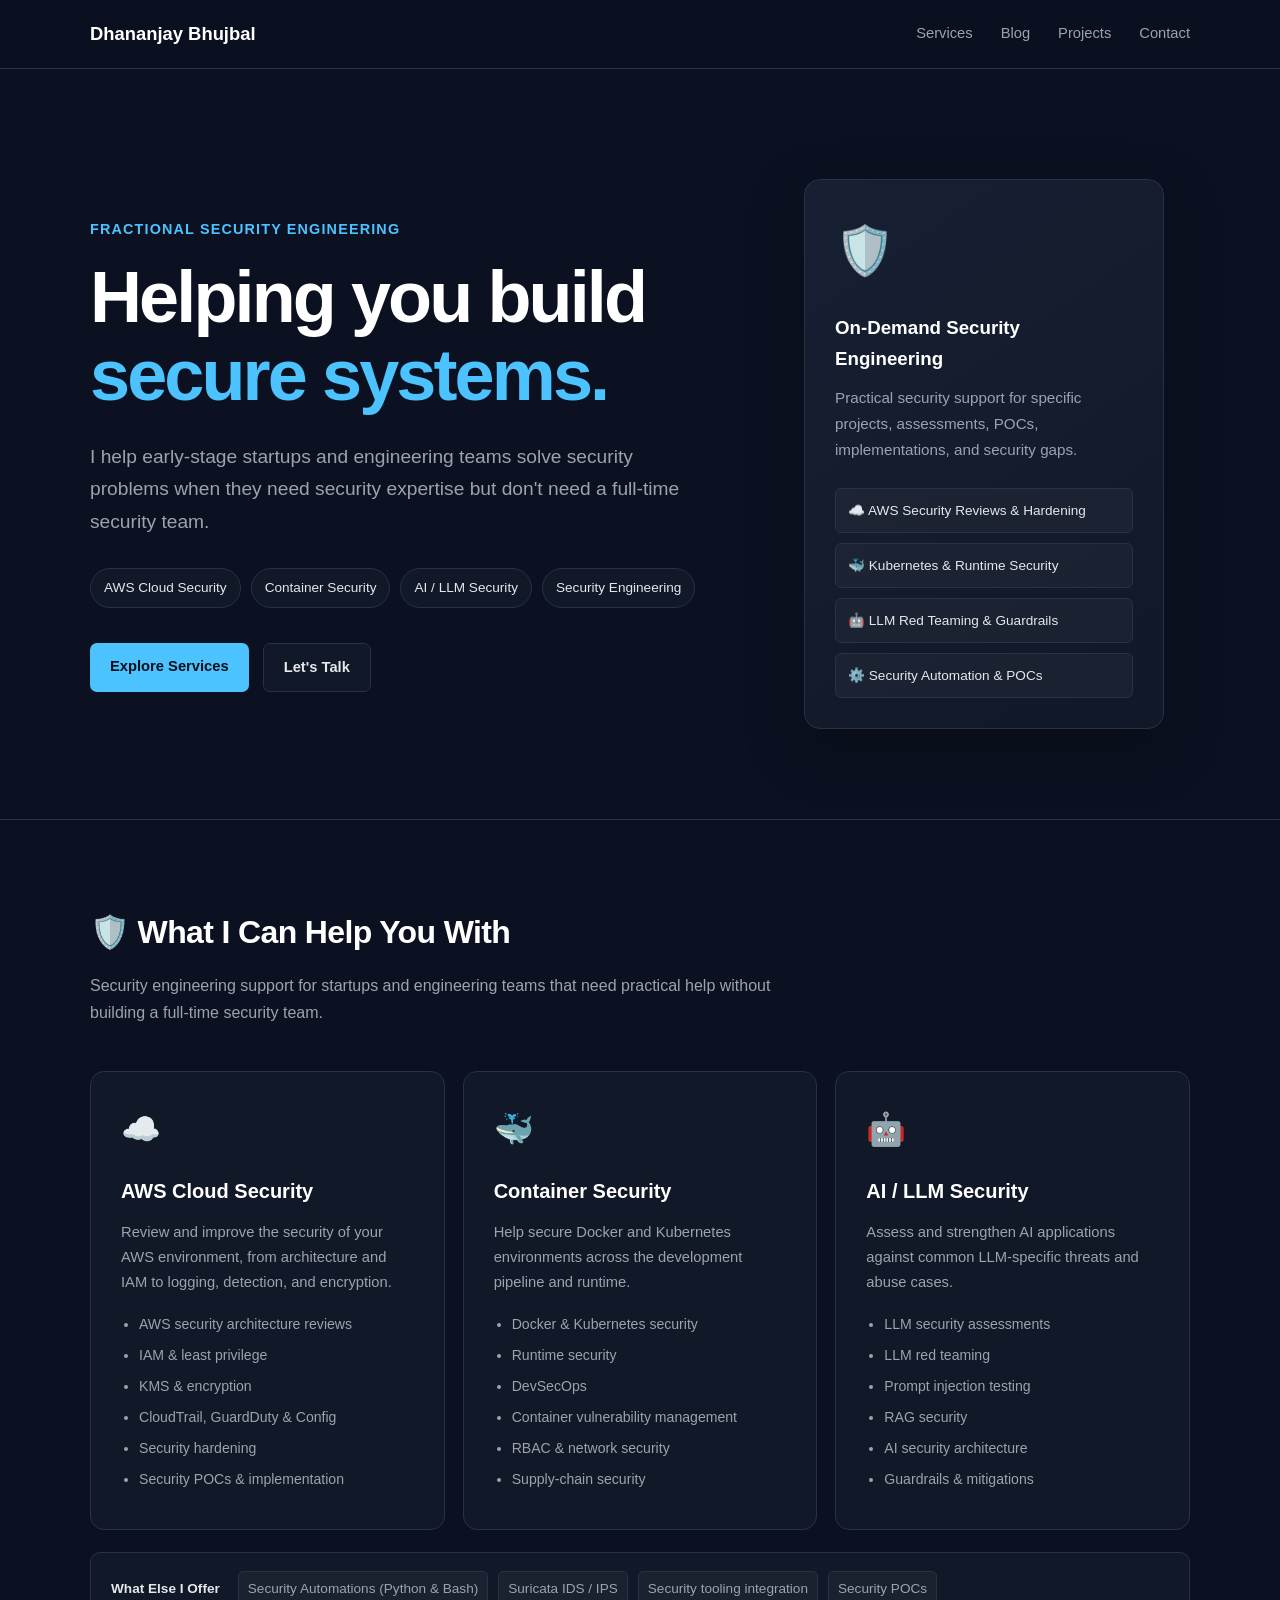
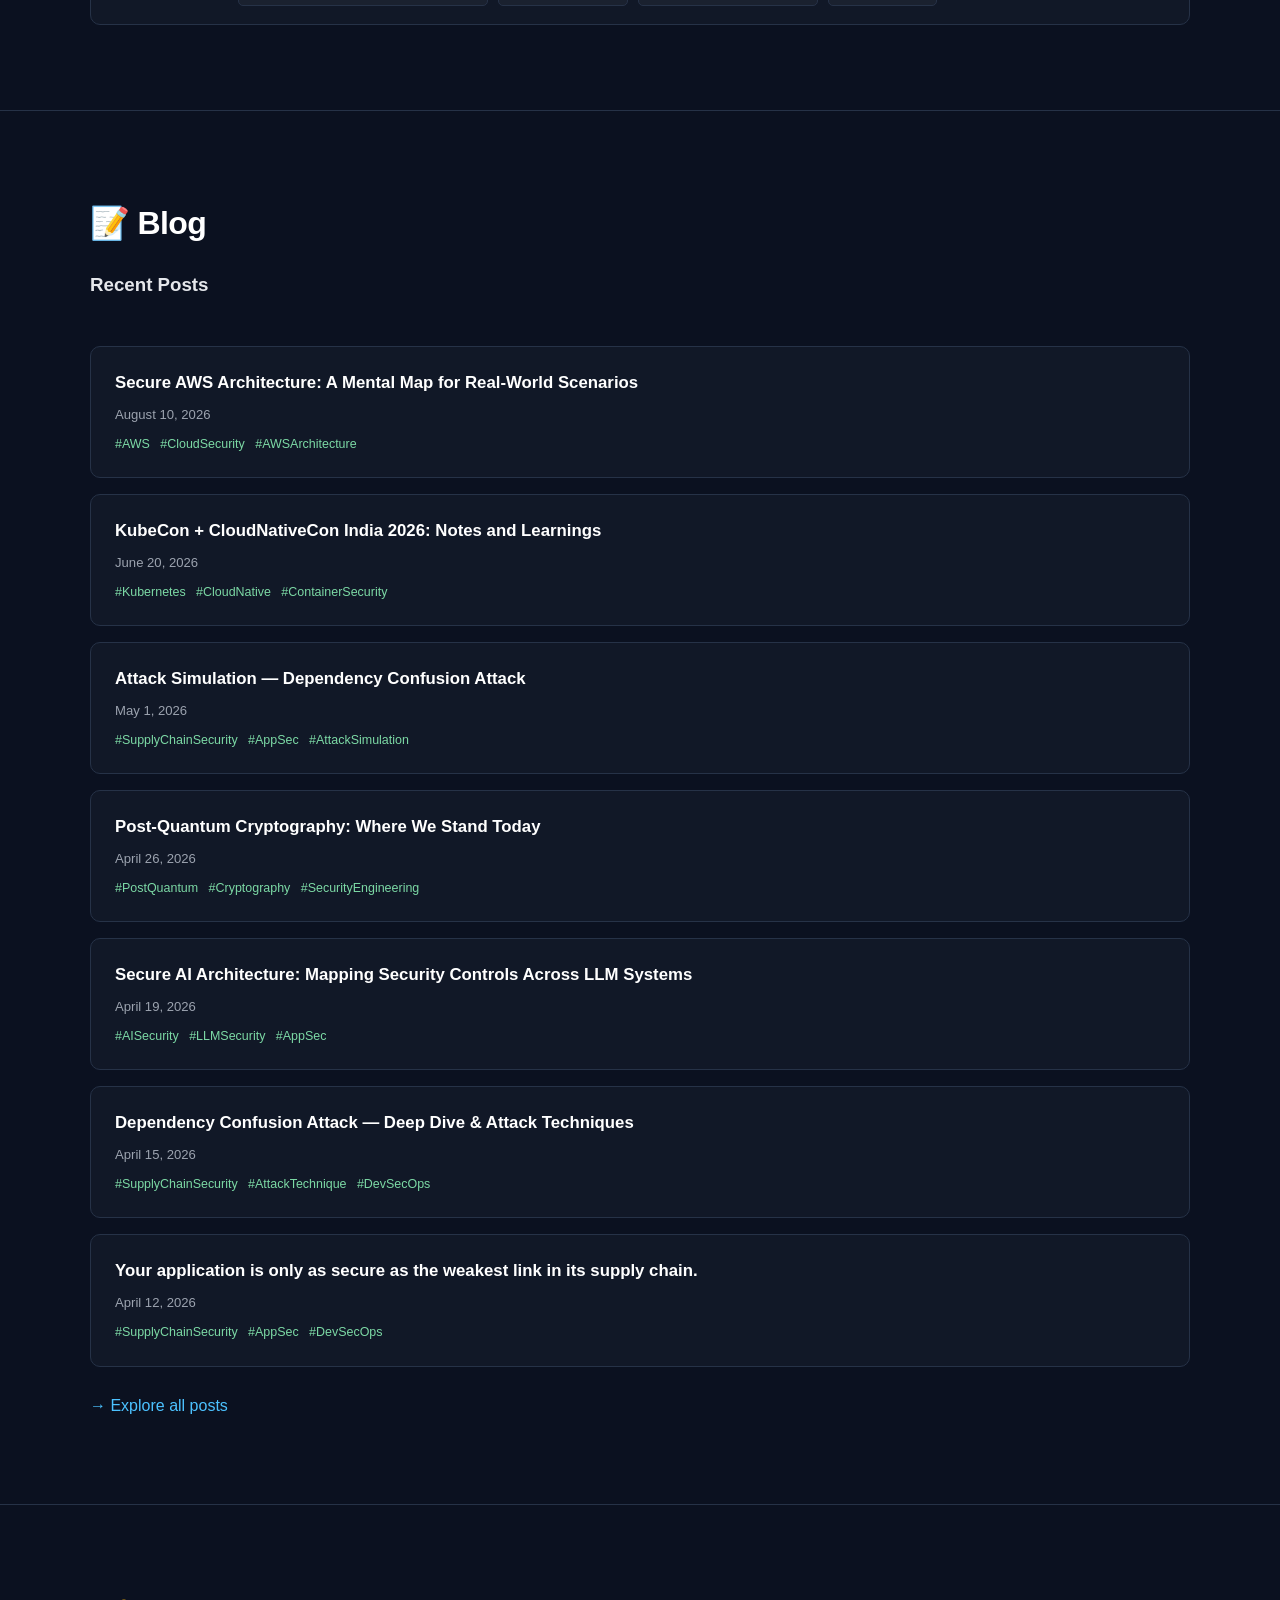
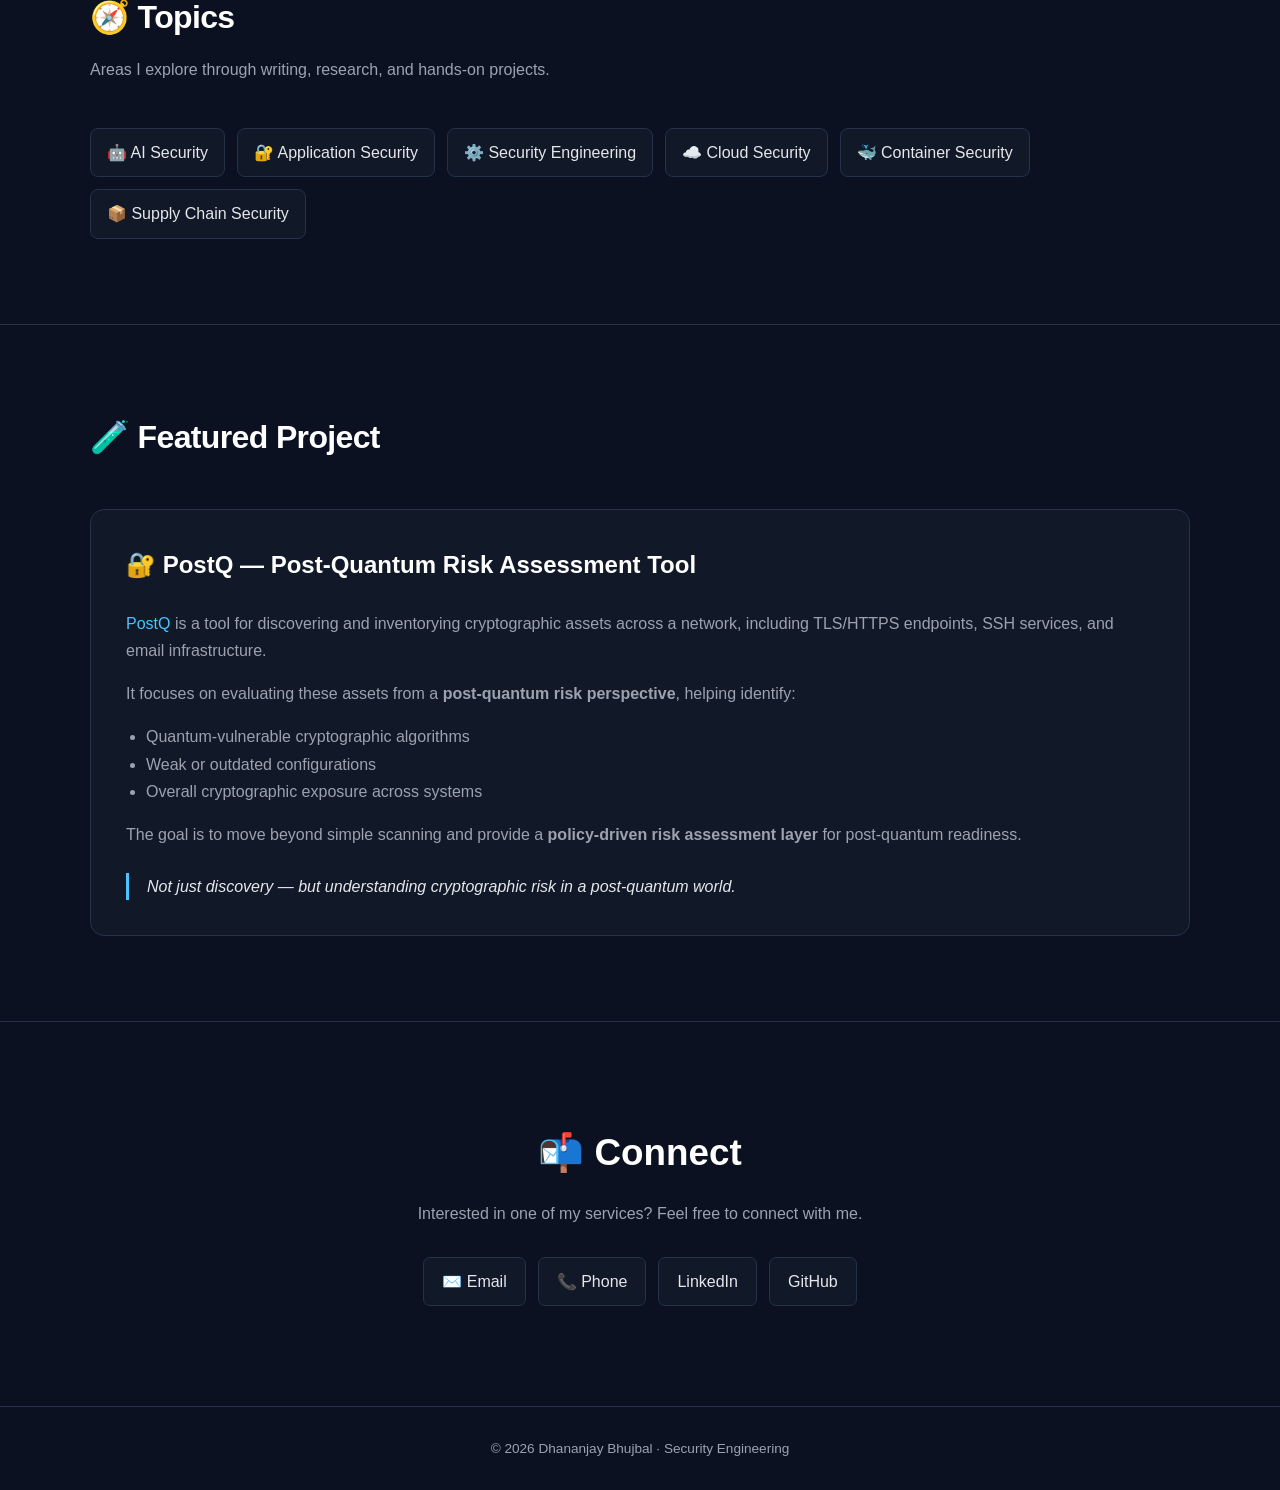
<file: index.html>
<!doctype html>
<html lang="en">

<head>
    <meta charset="UTF-8" />
    <meta name="viewport" content="width=device-width, initial-scale=1.0" />
    <meta name="description"
        content="Fractional security engineering services by Dhananjay. Secure architectures, implementations & technical writings from my experience." />
    <meta name="author" content="Dhananjay Bhujbal" />
    <title>Dhananjay Bhujbal | Security Engineer</title>
    <style>
        :root {
            --bg: #0b1120;
            --surface: #111827;
            --surface-light: #172033;
            --border: #263247;
            --text: #e5e7eb;
            --muted: #9ca3af;
            --primary: #4cc2ff;
            --primary-dark: #1d9bd7;
            --green: #7cd9a5;
            --white: #ffffff;
        }

        * {
            box-sizing: border-box;
        }

        html {
            scroll-behavior: smooth;
        }

        body {
            margin: 0;
            padding: 0;
            background: var(--bg);
            color: var(--text);
            font-family: -apple-system, BlinkMacSystemFont, "Segoe UI", Roboto, Helvetica, Arial, sans-serif;
            line-height: 1.7;
        }

        a {
            color: var(--primary);
            text-decoration: none;
        }

        a:hover {
            color: var(--white);
        }

        .container {
            width: min(1100px, calc(100% - 40px));
            margin: 0 auto;
        }

        /* Navigation */

        nav {
            position: sticky;
            top: 0;
            z-index: 1000;
            background: rgba(11, 17, 32, 0.92);
            backdrop-filter: blur(12px);
            border-bottom: 1px solid var(--border);
        }

        .nav-inner {
            height: 68px;
            display: flex;
            align-items: center;
            justify-content: space-between;
        }

        .nav-logo {
            font-size: 1.15rem;
            font-weight: 700;
            color: var(--white);
        }

        .nav-links {
            display: flex;
            gap: 28px;
            align-items: center;
        }

        .nav-links a {
            color: var(--muted);
            font-size: 0.92rem;
        }

        .nav-links a:hover {
            color: var(--white);
        }

        /* Hero */

        .hero {
            padding: 110px 0 90px;
        }

        .hero-grid {
            display: grid;
            grid-template-columns: 1.5fr 1fr;
            gap: 70px;
            align-items: center;
        }

        .eyebrow {
            color: var(--primary);
            font-size: 0.9rem;
            font-weight: 700;
            letter-spacing: 0.08em;
            text-transform: uppercase;
            margin-bottom: 18px;
        }

        .hero h1 {
            margin: 0;
            color: var(--white);
            font-size: clamp(2.5rem, 6vw, 4.5rem);
            line-height: 1.08;
            letter-spacing: -0.04em;
        }

        .hero h1 span {
            color: var(--primary);
        }

        .hero-subtitle {
            margin-top: 26px;
            max-width: 700px;
            color: var(--muted);
            font-size: 1.2rem;
        }

        .hero-tags {
            display: flex;
            flex-wrap: wrap;
            gap: 10px;
            margin-top: 30px;
        }

        .tag {
            padding: 7px 13px;
            border: 1px solid var(--border);
            border-radius: 999px;
            background: var(--surface);
            color: var(--text);
            font-size: 0.85rem;
        }

        .hero-actions {
            display: flex;
            flex-wrap: wrap;
            gap: 14px;
            margin-top: 35px;
        }

        .button {
            display: inline-block;
            padding: 11px 20px;
            border-radius: 7px;
            font-weight: 600;
            font-size: 0.92rem;
            transition: 0.2s ease;
        }

        .button-primary {
            background: var(--primary);
            color: #06101a;
        }

        .button-primary:hover {
            background: var(--white);
            color: #06101a;
        }

        .button-secondary {
            border: 1px solid var(--border);
            color: var(--text);
            background: var(--surface);
        }

        .button-secondary:hover {
            border-color: var(--primary);
            color: var(--primary);
        }

        .hero-visual {
            display: flex;
            justify-content: center;
        }

        .security-card {
            width: 100%;
            max-width: 360px;
            padding: 30px;
            border: 1px solid var(--border);
            border-radius: 16px;
            background: linear-gradient(145deg, var(--surface-light), var(--surface));
            box-shadow: 0 20px 60px rgba(0, 0, 0, 0.25);
        }

        .security-card-icon {
            font-size: 3rem;
            margin-bottom: 20px;
        }

        .security-card h3 {
            margin: 0 0 10px;
            color: var(--white);
        }

        .security-card p {
            margin: 0;
            color: var(--muted);
            font-size: 0.95rem;
        }

        .security-lines {
            margin-top: 25px;
            display: grid;
            gap: 10px;
        }

        .security-line {
            padding: 10px 12px;
            border-radius: 6px;
            background: rgba(255, 255, 255, 0.035);
            border: 1px solid var(--border);
            font-size: 0.85rem;
        }

        /* Sections */

        section {
            padding: 85px 0;
            border-top: 1px solid var(--border);
        }

        .section-header {
            max-width: 700px;
            margin-bottom: 45px;
        }

        .section-header h2 {
            margin: 0 0 12px;
            color: var(--white);
            font-size: 2rem;
            letter-spacing: -0.02em;
        }

        .section-header p {
            margin: 0;
            color: var(--muted);
        }

        /* Services */

        .services-grid {
            display: grid;
            grid-template-columns: repeat(3, 1fr);
            gap: 18px;
        }

        .service-card {
            padding: 30px;
            border: 1px solid var(--border);
            border-radius: 14px;
            background: var(--surface);
            transition: 0.2s ease;
        }

        .service-card:hover {
            border-color: var(--primary);
            transform: translateY(-3px);
        }

        .service-icon {
            font-size: 2rem;
            margin-bottom: 18px;
        }

        .service-card h3 {
            margin: 0 0 12px;
            color: var(--white);
            font-size: 1.25rem;
        }

        .service-card p {
            margin: 0 0 18px;
            color: var(--muted);
            font-size: 0.92rem;
        }

        .service-card ul {
            margin: 0;
            padding-left: 18px;
            color: var(--muted);
            font-size: 0.88rem;
        }

        .service-card li {
            margin-bottom: 7px;
        }

        .additional-services {
            display: flex;
            flex-wrap: wrap;
            align-items: center;
            gap: 10px;
            margin-top: 22px;
            padding: 18px 20px;
            border: 1px solid var(--border);
            border-radius: 10px;
            background: var(--surface);
            color: var(--muted);
            font-size: 0.85rem;
        }

        .additional-services strong {
            color: var(--text);
            margin-right: 8px;
        }

        .additional-services span {
            padding: 5px 9px;
            border-radius: 5px;
            background: rgba(255, 255, 255, 0.04);
            border: 1px solid var(--border);
        }

        /* Blog */

        .posts {
            display: grid;
            gap: 16px;
        }

        .post {
            display: block;
            padding: 22px 24px;
            border: 1px solid var(--border);
            border-radius: 10px;
            background: var(--surface);
            transition: 0.2s ease;
        }

        .post:hover {
            border-color: var(--primary);
            transform: translateY(-2px);
        }

        .post-title {
            color: var(--white);
            font-size: 1.05rem;
            font-weight: 650;
        }

        .post-meta {
            margin-top: 6px;
            color: var(--muted);
            font-size: 0.82rem;
        }

        .post-tags {
            margin-top: 8px;
            color: var(--green);
            font-size: 0.78rem;
        }

        .view-all {
            margin-top: 25px;
        }

        /* Categories */

        .categories {
            display: flex;
            flex-wrap: wrap;
            gap: 12px;
        }

        .category {
            padding: 10px 16px;
            border: 1px solid var(--border);
            border-radius: 8px;
            background: var(--surface);
            color: var(--text);
        }

        .category:hover {
            border-color: var(--primary);
            color: var(--primary);
        }

        /* Project */

        .project {
            padding: 35px;
            border: 1px solid var(--border);
            border-radius: 14px;
            background: var(--surface);
        }

        .project h3 {
            margin-top: 0;
            color: var(--white);
            font-size: 1.5rem;
        }

        .project p {
            color: var(--muted);
        }

        .project ul {
            padding-left: 20px;
            color: var(--muted);
        }

        .project-quote {
            margin-top: 25px;
            padding-left: 18px;
            border-left: 3px solid var(--primary);
            color: var(--text);
            font-style: italic;
        }

        /* Contact */

        .contact {
            text-align: center;
            padding: 100px 0;
        }

        .contact h2 {
            margin: 0 0 15px;
            color: var(--white);
            font-size: 2.3rem;
        }

        .contact p {
            max-width: 650px;
            margin: 0 auto 30px;
            color: var(--muted);
        }

        .social-links {
            display: flex;
            justify-content: center;
            flex-wrap: wrap;
            gap: 12px;
        }

        .social-link {
            padding: 10px 18px;
            border: 1px solid var(--border);
            border-radius: 7px;
            color: var(--text);
            background: var(--surface);
        }

        .social-link:hover {
            border-color: var(--primary);
            color: var(--primary);
        }

        /* Footer */

        footer {
            padding: 30px 0;
            border-top: 1px solid var(--border);
            text-align: center;
            color: var(--muted);
            font-size: 0.85rem;
        }

        /* Responsive */

        @media (max-width: 800px) {
            .hero {
                padding: 75px 0 60px;
            }

            .hero-grid {
                grid-template-columns: 1fr;
                gap: 45px;
            }

            .hero-visual {
                justify-content: flex-start;
            }

            .security-card {
                max-width: 100%;
            }

            .services-grid {
                grid-template-columns: 1fr;
            }

            .nav-links {
                display: none;
            }

            section {
                padding: 65px 0;
            }
        }

        @media (max-width: 500px) {
            .container {
                width: min(100% - 28px, 1100px);
            }

            .hero h1 {
                font-size: 2.7rem;
            }

            .hero-subtitle {
                font-size: 1.05rem;
            }

            .project {
                padding: 25px;
            }
        }
    </style>
</head>

<body>
    <nav>
        <div class="container nav-inner">
            <a href="/" class="nav-logo">Dhananjay Bhujbal</a>
            <div class="nav-links">
                <a href="#services">Services</a>
                <a href="#posts">Blog</a>
                <a href="#project">Projects</a>
                <a href="#contact">Contact</a>
            </div>
        </div>
    </nav>
    <header class="hero" id="about">
        <div class="container hero-grid">
            <div>
                <div class="eyebrow">Fractional Security Engineering</div>
                <h1>Helping you build <span>secure systems.</span></h1>
                <p class="hero-subtitle">
                    I help early-stage startups and engineering teams solve security problems when they need
                    security expertise but don't need a full-time security team.
                </p>
                <div class="hero-tags">
                    <span class="tag">AWS Cloud Security</span>
                    <span class="tag">Container Security</span>
                    <span class="tag">AI / LLM Security</span>
                    <span class="tag">Security Engineering</span>
                </div>
                <div class="hero-actions">
                    <a class="button button-primary" href="#services"> Explore Services </a>
                    <a class="button button-secondary" href="#contact"> Let's Talk </a>
                </div>
            </div>
            <div class="hero-visual">
                <div class="security-card">
                    <div class="security-card-icon">🛡️</div>
                    <h3>On-Demand Security Engineering</h3>
                    <p>
                        Practical security support for specific projects, assessments, POCs, implementations, and
                        security gaps.
                    </p>
                    <div class="security-lines">
                        <div class="security-line">☁️ AWS Security Reviews & Hardening</div>
                        <div class="security-line">🐳 Kubernetes & Runtime Security</div>
                        <div class="security-line">🤖 LLM Red Teaming & Guardrails</div>
                        <div class="security-line">⚙️ Security Automation & POCs</div>
                    </div>
                </div>
            </div>
        </div>
    </header>

    <section id="services">
        <div class="container">
            <div class="section-header">
                <h2>🛡️ What I Can Help You With</h2>
                <p>
                    Security engineering support for startups and engineering teams that need practical help without
                    building a full-time security team.
                </p>
            </div>

            <div class="services-grid">
                <div class="service-card">
                    <div class="service-icon">☁️</div>

                    <h3>AWS Cloud Security</h3>

                    <p>
                        Review and improve the security of your AWS environment, from architecture and IAM to
                        logging, detection, and encryption.
                    </p>

                    <ul>
                        <li>AWS security architecture reviews</li>
                        <li>IAM & least privilege</li>
                        <li>KMS & encryption</li>
                        <li>CloudTrail, GuardDuty & Config</li>
                        <li>Security hardening</li>
                        <li>Security POCs & implementation</li>
                    </ul>
                </div>

                <div class="service-card">
                    <div class="service-icon">🐳</div>

                    <h3>Container Security</h3>

                    <p>
                        Help secure Docker and Kubernetes environments across the development pipeline and runtime.
                    </p>

                    <ul>
                        <li>Docker & Kubernetes security</li>
                        <li>Runtime security</li>
                        <li>DevSecOps</li>
                        <li>Container vulnerability management</li>
                        <li>RBAC & network security</li>
                        <li>Supply-chain security</li>
                    </ul>
                </div>

                <div class="service-card">
                    <div class="service-icon">🤖</div>

                    <h3>AI / LLM Security</h3>

                    <p>
                        Assess and strengthen AI applications against common LLM-specific threats and abuse cases.
                    </p>

                    <ul>
                        <li>LLM security assessments</li>
                        <li>LLM red teaming</li>
                        <li>Prompt injection testing</li>
                        <li>RAG security</li>
                        <li>AI security architecture</li>
                        <li>Guardrails & mitigations</li>
                    </ul>
                </div>
            </div>

            <div class="additional-services">
                <strong>What Else I Offer</strong>

                <span>Security Automations (Python & Bash)</span>
                <span>Suricata IDS / IPS</span>
                <span>Security tooling integration</span>
                <span>Security POCs</span>
            </div>
        </div>
    </section>

    <section id="posts">
        <div class="container">
            <div class="section-header">
                <h2> 📝 Blog </h2>
                <h3>Recent Posts</h3>
            </div>

            <div class="posts">
                <a class="post" href="./posts/Cloud-Security/10-08-2026-secure-aws-architecture-mental-map.html">
                    <div class="post-title">Secure AWS Architecture: A Mental Map for Real-World Scenarios</div>

                    <div class="post-meta">August 10, 2026</div>

                    <div class="post-tags">#AWS &nbsp; #CloudSecurity &nbsp; #AWSArchitecture</div>
                </a>

                <a class="post" href="./posts/Container-Security/20-06-2026-kubecon-cloudnativecon-mumbai.html">
                    <div class="post-title">KubeCon + CloudNativeCon India 2026: Notes and Learnings</div>

                    <div class="post-meta">June 20, 2026</div>

                    <div class="post-tags">#Kubernetes &nbsp; #CloudNative &nbsp; #ContainerSecurity</div>
                </a>

                <a class="post" href="./posts/Labs/01-05-2026-Dependency-Confusion-Attack-Simulation.html">
                    <div class="post-title">Attack Simulation — Dependency Confusion Attack</div>

                    <div class="post-meta">May 1, 2026</div>

                    <div class="post-tags">#SupplyChainSecurity &nbsp; #AppSec &nbsp; #AttackSimulation</div>
                </a>

                <a class="post" href="./posts/Security-Engineering/26-04-2026-State-Of-Quantum-Cryptography.html">
                    <div class="post-title">Post-Quantum Cryptography: Where We Stand Today</div>

                    <div class="post-meta">April 26, 2026</div>

                    <div class="post-tags">#PostQuantum &nbsp; #Cryptography &nbsp; #SecurityEngineering</div>
                </a>

                <a class="post" href="./posts/AI-Security/19-04-2026-secure-ai-architecture.html">
                    <div class="post-title">
                        Secure AI Architecture: Mapping Security Controls Across LLM Systems
                    </div>

                    <div class="post-meta">April 19, 2026</div>

                    <div class="post-tags">#AISecurity &nbsp; #LLMSecurity &nbsp; #AppSec</div>
                </a>

                <a class="post" href="./posts/Supply-Chain-Security/15-04-2026-dependency-confusion-attack.html">
                    <div class="post-title">Dependency Confusion Attack — Deep Dive & Attack Techniques</div>

                    <div class="post-meta">April 15, 2026</div>

                    <div class="post-tags">#SupplyChainSecurity &nbsp; #AttackTechnique &nbsp; #DevSecOps</div>
                </a>

                <a class="post" href="./posts/Supply-Chain-Security/12-04-2026-supply-chain-security.html">
                    <div class="post-title">
                        Your application is only as secure as the weakest link in its supply chain.
                    </div>

                    <div class="post-meta">April 12, 2026</div>

                    <div class="post-tags">#SupplyChainSecurity &nbsp; #AppSec &nbsp; #DevSecOps</div>
                </a>
            </div>

            <div class="view-all">
                <a href="./posts/"> → Explore all posts </a>
            </div>
        </div>
    </section>

    <section>
        <div class="container">
            <div class="section-header">
                <h2>🧭 Topics</h2>

                <p>Areas I explore through writing, research, and hands-on projects.</p>
            </div>

            <div class="categories">
                <a class="category" href="./posts/AI-Security/"> 🤖 AI Security </a>

                <a class="category" href="./posts/Application-Security/"> 🔐 Application Security </a>

                <a class="category" href="./posts/Security-Engineering/"> ⚙️ Security Engineering </a>

                <a class="category" href="./posts/Cloud-Security/"> ☁️ Cloud Security </a>

                <a class="category" href="./posts/Container-Security/"> 🐳 Container Security </a>

                <a class="category" href="./posts/Supply-Chain-Security/"> 📦 Supply Chain Security </a>
            </div>
        </div>
    </section>

    <section id="project">
        <div class="container">
            <div class="section-header">
                <h2>🧪 Featured Project</h2>
            </div>

            <div class="project">
                <h3>🔐 PostQ — Post-Quantum Risk Assessment Tool</h3>

                <p>
                    <a href="https://github.com/Dhananjay-B/PostQ"> PostQ </a>
                    is a tool for discovering and inventorying cryptographic assets across a network, including
                    TLS/HTTPS endpoints, SSH services, and email infrastructure.
                </p>

                <p>
                    It focuses on evaluating these assets from a
                    <strong>post-quantum risk perspective</strong>, helping identify:
                </p>

                <ul>
                    <li>Quantum-vulnerable cryptographic algorithms</li>

                    <li>Weak or outdated configurations</li>

                    <li>Overall cryptographic exposure across systems</li>
                </ul>

                <p>
                    The goal is to move beyond simple scanning and provide a
                    <strong>policy-driven risk assessment layer</strong>
                    for post-quantum readiness.
                </p>

                <div class="project-quote">
                    Not just discovery — but understanding cryptographic risk in a post-quantum world.
                </div>
            </div>
        </div>
    </section>

    <section class="contact" id="contact">
        <div class="container">
            <h2>📬 Connect</h2>

            <p>
                Interested in one of my services? Feel free to connect with me.
            </p>

            <div class="social-links">

                <a class="social-link" href="mailto:contact.onemorelens@gmail.com">
                    ✉️ Email
                </a>

                <a class="social-link" href="tel:+919307189077">
                    📞 Phone
                </a>

                <a class="social-link" href="https://www.linkedin.com/in/dhananjay-bhujbal-852260202/">
                    LinkedIn
                </a>

                <a class="social-link" href="https://github.com/Dhananjay-B">
                    GitHub
                </a>

            </div>
        </div>
    </section>

    <footer>
        <div class="container">© 2026 Dhananjay Bhujbal · Security Engineering</div>
    </footer>
</body>

</html>
</file>
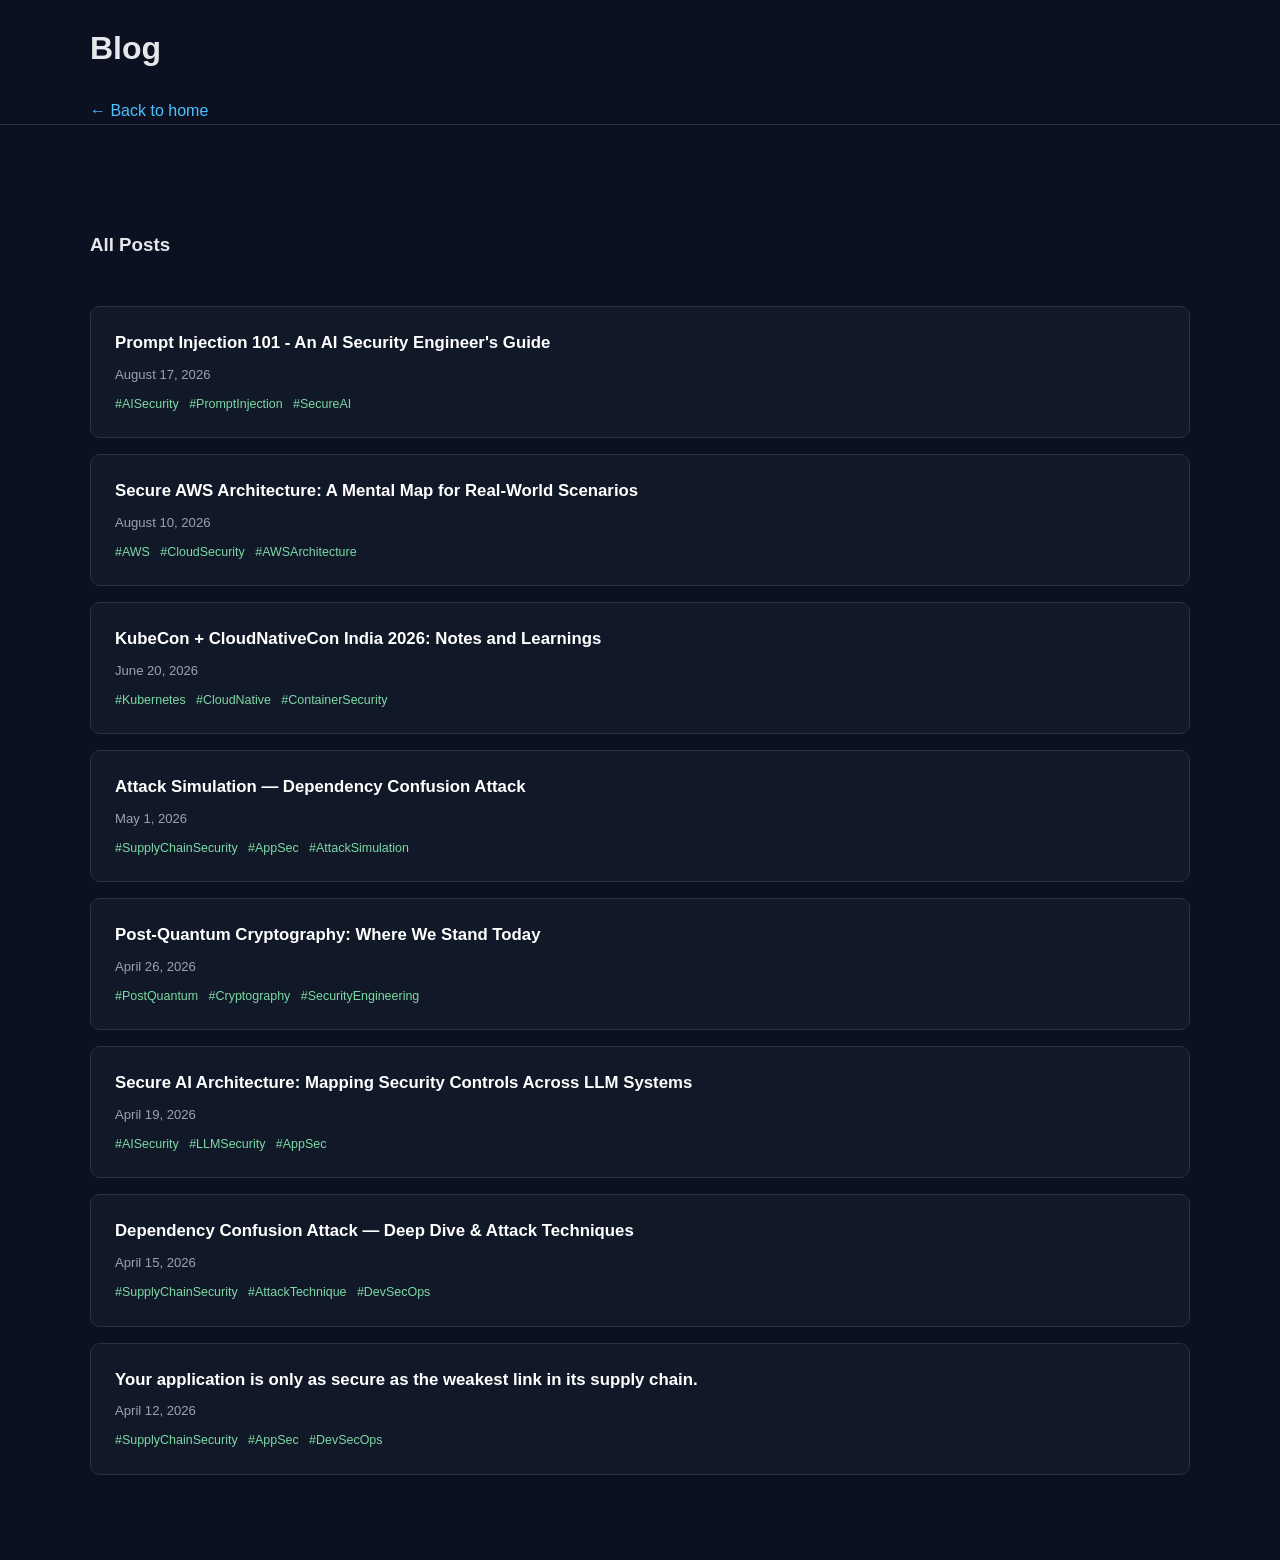
<file: posts.html>
<!DOCTYPE html>
<html lang="en">
<head>
    <meta charset="UTF-8">
    <meta name="viewport" content="width=device-width, initial-scale=1.0">

    <title>Blog | Dhananjay Bhujbal</title>
    <meta name="description" content="Security engineering, cloud security, AI security, Kubernetes, cryptography, and application security blog by Dhananjay Bhujbal.">

<style>
        :root {
            --bg: #0b1120;
            --surface: #111827;
            --surface-light: #172033;
            --border: #263247;
            --text: #e5e7eb;
            --muted: #9ca3af;
            --primary: #4cc2ff;
            --primary-dark: #1d9bd7;
            --green: #7cd9a5;
            --white: #ffffff;
        }

        * {
            box-sizing: border-box;
        }

        html {
            scroll-behavior: smooth;
        }

        body {
            margin: 0;
            padding: 0;
            background: var(--bg);
            color: var(--text);
            font-family: -apple-system, BlinkMacSystemFont, "Segoe UI", Roboto, Helvetica, Arial, sans-serif;
            line-height: 1.7;
        }

        a {
            color: var(--primary);
            text-decoration: none;
        }

        a:hover {
            color: var(--white);
        }

        .container {
            width: min(1100px, calc(100% - 40px));
            margin: 0 auto;
        }

        /* Navigation */

        nav {
            position: sticky;
            top: 0;
            z-index: 1000;
            background: rgba(11, 17, 32, 0.92);
            backdrop-filter: blur(12px);
            border-bottom: 1px solid var(--border);
        }

        .nav-inner {
            height: 68px;
            display: flex;
            align-items: center;
            justify-content: space-between;
        }

        .nav-logo {
            font-size: 1.15rem;
            font-weight: 700;
            color: var(--white);
        }

        .nav-links {
            display: flex;
            gap: 28px;
            align-items: center;
        }

        .nav-links a {
            color: var(--muted);
            font-size: 0.92rem;
        }

        .nav-links a:hover {
            color: var(--white);
        }

        /* Hero */

        .hero {
            padding: 110px 0 90px;
        }

        .hero-grid {
            display: grid;
            grid-template-columns: 1.5fr 1fr;
            gap: 70px;
            align-items: center;
        }

        .eyebrow {
            color: var(--primary);
            font-size: 0.9rem;
            font-weight: 700;
            letter-spacing: 0.08em;
            text-transform: uppercase;
            margin-bottom: 18px;
        }

        .hero h1 {
            margin: 0;
            color: var(--white);
            font-size: clamp(2.5rem, 6vw, 4.5rem);
            line-height: 1.08;
            letter-spacing: -0.04em;
        }

        .hero h1 span {
            color: var(--primary);
        }

        .hero-subtitle {
            margin-top: 26px;
            max-width: 700px;
            color: var(--muted);
            font-size: 1.2rem;
        }

        .hero-tags {
            display: flex;
            flex-wrap: wrap;
            gap: 10px;
            margin-top: 30px;
        }

        .tag {
            padding: 7px 13px;
            border: 1px solid var(--border);
            border-radius: 999px;
            background: var(--surface);
            color: var(--text);
            font-size: 0.85rem;
        }

        .hero-actions {
            display: flex;
            flex-wrap: wrap;
            gap: 14px;
            margin-top: 35px;
        }

        .button {
            display: inline-block;
            padding: 11px 20px;
            border-radius: 7px;
            font-weight: 600;
            font-size: 0.92rem;
            transition: 0.2s ease;
        }

        .button-primary {
            background: var(--primary);
            color: #06101a;
        }

        .button-primary:hover {
            background: var(--white);
            color: #06101a;
        }

        .button-secondary {
            border: 1px solid var(--border);
            color: var(--text);
            background: var(--surface);
        }

        .button-secondary:hover {
            border-color: var(--primary);
            color: var(--primary);
        }

        .hero-visual {
            display: flex;
            justify-content: center;
        }

        .security-card {
            width: 100%;
            max-width: 360px;
            padding: 30px;
            border: 1px solid var(--border);
            border-radius: 16px;
            background: linear-gradient(145deg, var(--surface-light), var(--surface));
            box-shadow: 0 20px 60px rgba(0, 0, 0, 0.25);
        }

        .security-card-icon {
            font-size: 3rem;
            margin-bottom: 20px;
        }

        .security-card h3 {
            margin: 0 0 10px;
            color: var(--white);
        }

        .security-card p {
            margin: 0;
            color: var(--muted);
            font-size: 0.95rem;
        }

        .security-lines {
            margin-top: 25px;
            display: grid;
            gap: 10px;
        }

        .security-line {
            padding: 10px 12px;
            border-radius: 6px;
            background: rgba(255, 255, 255, 0.035);
            border: 1px solid var(--border);
            font-size: 0.85rem;
        }

        /* Sections */

        section {
            padding: 85px 0;
            border-top: 1px solid var(--border);
        }

        .section-header {
            max-width: 700px;
            margin-bottom: 45px;
        }

        .section-header h2 {
            margin: 0 0 12px;
            color: var(--white);
            font-size: 2rem;
            letter-spacing: -0.02em;
        }

        .section-header p {
            margin: 0;
            color: var(--muted);
        }

        /* Services */

        .services-grid {
            display: grid;
            grid-template-columns: repeat(3, 1fr);
            gap: 18px;
        }

        .service-card {
            padding: 30px;
            border: 1px solid var(--border);
            border-radius: 14px;
            background: var(--surface);
            transition: 0.2s ease;
        }

        .service-card:hover {
            border-color: var(--primary);
            transform: translateY(-3px);
        }

        .service-icon {
            font-size: 2rem;
            margin-bottom: 18px;
        }

        .service-card h3 {
            margin: 0 0 12px;
            color: var(--white);
            font-size: 1.25rem;
        }

        .service-card p {
            margin: 0 0 18px;
            color: var(--muted);
            font-size: 0.92rem;
        }

        .service-card ul {
            margin: 0;
            padding-left: 18px;
            color: var(--muted);
            font-size: 0.88rem;
        }

        .service-card li {
            margin-bottom: 7px;
        }

        .additional-services {
            display: flex;
            flex-wrap: wrap;
            align-items: center;
            gap: 10px;
            margin-top: 22px;
            padding: 18px 20px;
            border: 1px solid var(--border);
            border-radius: 10px;
            background: var(--surface);
            color: var(--muted);
            font-size: 0.85rem;
        }

        .additional-services strong {
            color: var(--text);
            margin-right: 8px;
        }

        .additional-services span {
            padding: 5px 9px;
            border-radius: 5px;
            background: rgba(255, 255, 255, 0.04);
            border: 1px solid var(--border);
        }

        /* Blog */

        .posts {
            display: grid;
            gap: 16px;
        }

        .post {
            display: block;
            padding: 22px 24px;
            border: 1px solid var(--border);
            border-radius: 10px;
            background: var(--surface);
            transition: 0.2s ease;
        }

        .post:hover {
            border-color: var(--primary);
            transform: translateY(-2px);
        }

        .post-title {
            color: var(--white);
            font-size: 1.05rem;
            font-weight: 650;
        }

        .post-meta {
            margin-top: 6px;
            color: var(--muted);
            font-size: 0.82rem;
        }

        .post-tags {
            margin-top: 8px;
            color: var(--green);
            font-size: 0.78rem;
        }

        .view-all {
            margin-top: 25px;
        }

        /* Categories */

        .categories {
            display: flex;
            flex-wrap: wrap;
            gap: 12px;
        }

        .category {
            padding: 10px 16px;
            border: 1px solid var(--border);
            border-radius: 8px;
            background: var(--surface);
            color: var(--text);
        }

        .category:hover {
            border-color: var(--primary);
            color: var(--primary);
        }

        /* Project */

        .project {
            padding: 35px;
            border: 1px solid var(--border);
            border-radius: 14px;
            background: var(--surface);
        }

        .project h3 {
            margin-top: 0;
            color: var(--white);
            font-size: 1.5rem;
        }

        .project p {
            color: var(--muted);
        }

        .project ul {
            padding-left: 20px;
            color: var(--muted);
        }

        .project-quote {
            margin-top: 25px;
            padding-left: 18px;
            border-left: 3px solid var(--primary);
            color: var(--text);
            font-style: italic;
        }

        /* Contact */

        .contact {
            text-align: center;
            padding: 100px 0;
        }

        .contact h2 {
            margin: 0 0 15px;
            color: var(--white);
            font-size: 2.3rem;
        }

        .contact p {
            max-width: 650px;
            margin: 0 auto 30px;
            color: var(--muted);
        }

        .social-links {
            display: flex;
            justify-content: center;
            flex-wrap: wrap;
            gap: 12px;
        }

        .social-link {
            padding: 10px 18px;
            border: 1px solid var(--border);
            border-radius: 7px;
            color: var(--text);
            background: var(--surface);
        }

        .social-link:hover {
            border-color: var(--primary);
            color: var(--primary);
        }

        /* Footer */

        footer {
            padding: 30px 0;
            border-top: 1px solid var(--border);
            text-align: center;
            color: var(--muted);
            font-size: 0.85rem;
        }

        /* Responsive */

        @media (max-width: 800px) {
            .hero {
                padding: 75px 0 60px;
            }

            .hero-grid {
                grid-template-columns: 1fr;
                gap: 45px;
            }

            .hero-visual {
                justify-content: flex-start;
            }

            .security-card {
                max-width: 100%;
            }

            .services-grid {
                grid-template-columns: 1fr;
            }

            .nav-links {
                display: none;
            }

            section {
                padding: 65px 0;
            }
        }

        @media (max-width: 500px) {
            .container {
                width: min(100% - 28px, 1100px);
            }

            .hero h1 {
                font-size: 2.7rem;
            }

            .hero-subtitle {
                font-size: 1.05rem;
            }

            .project {
                padding: 25px;
            }
        }
    </style>
</head>

<body>
<header>
        <div class="container">
            <h1>Blog</h1>
            <a class="back" href="index.html">← Back to home</a>
        </div>
    </header>
    <section id="posts">
        <div class="container">

            <div class="section-header">
                <h3>All Posts</h3>
            </div>

            <div class="posts">

                <a class="post"
                   href="./posts/AI-Security/17-08-2026-prompt-injection-owasp-way.html">
                    <div class="post-title">
                        Prompt Injection 101 - An AI Security Engineer's Guide
                    </div>
                    <div class="post-meta">
                        August 17, 2026
                    </div>
                    <div class="post-tags">
                        #AISecurity &nbsp; #PromptInjection &nbsp; #SecureAI
                    </div>
                </a>

                <a class="post"
                   href="./posts/Cloud-Security/10-08-2026-secure-aws-architecture-mental-map.html">
                    <div class="post-title">
                        Secure AWS Architecture: A Mental Map for Real-World Scenarios
                    </div>
                    <div class="post-meta">
                        August 10, 2026
                    </div>
                    <div class="post-tags">
                        #AWS &nbsp; #CloudSecurity &nbsp; #AWSArchitecture
                    </div>
                </a>

                <a class="post"
                   href="./posts/Container-Security/20-06-2026-kubecon-cloudnativecon-mumbai.html">
                    <div class="post-title">
                        KubeCon + CloudNativeCon India 2026: Notes and Learnings
                    </div>
                    <div class="post-meta">
                        June 20, 2026
                    </div>
                    <div class="post-tags">
                        #Kubernetes &nbsp; #CloudNative &nbsp; #ContainerSecurity
                    </div>
                </a>

                <a class="post"
                   href="./posts/Labs/01-05-2026-Dependency-Confusion-Attack-Simulation.html">
                    <div class="post-title">
                        Attack Simulation — Dependency Confusion Attack
                    </div>
                    <div class="post-meta">
                        May 1, 2026
                    </div>
                    <div class="post-tags">
                        #SupplyChainSecurity &nbsp; #AppSec &nbsp; #AttackSimulation
                    </div>
                </a>

                <a class="post"
                   href="./posts/Security-Engineering/26-04-2026-State-Of-Quantum-Cryptography.html">
                    <div class="post-title">
                        Post-Quantum Cryptography: Where We Stand Today
                    </div>
                    <div class="post-meta">
                        April 26, 2026
                    </div>
                    <div class="post-tags">
                        #PostQuantum &nbsp; #Cryptography &nbsp; #SecurityEngineering
                    </div>
                </a>

                <a class="post"
                   href="./posts/AI-Security/19-04-2026-secure-ai-architecture.html">
                    <div class="post-title">
                        Secure AI Architecture: Mapping Security Controls Across LLM Systems
                    </div>
                    <div class="post-meta">
                        April 19, 2026
                    </div>
                    <div class="post-tags">
                        #AISecurity &nbsp; #LLMSecurity &nbsp; #AppSec
                    </div>
                </a>

                <a class="post"
                   href="./posts/Supply-Chain-Security/15-04-2026-dependency-confusion-attack.html">
                    <div class="post-title">
                        Dependency Confusion Attack — Deep Dive &amp; Attack Techniques
                    </div>
                    <div class="post-meta">
                        April 15, 2026
                    </div>
                    <div class="post-tags">
                        #SupplyChainSecurity &nbsp; #AttackTechnique &nbsp; #DevSecOps
                    </div>
                </a>

                <a class="post"
                   href="./posts/Supply-Chain-Security/12-04-2026-supply-chain-security.html">
                    <div class="post-title">
                        Your application is only as secure as the weakest link in its supply chain.
                    </div>
                    <div class="post-meta">
                        April 12, 2026
                    </div>
                    <div class="post-tags">
                        #SupplyChainSecurity &nbsp; #AppSec &nbsp; #DevSecOps
                    </div>
                </a>

            </div>

        </div>
    </section>

</body>
</html>
</file>
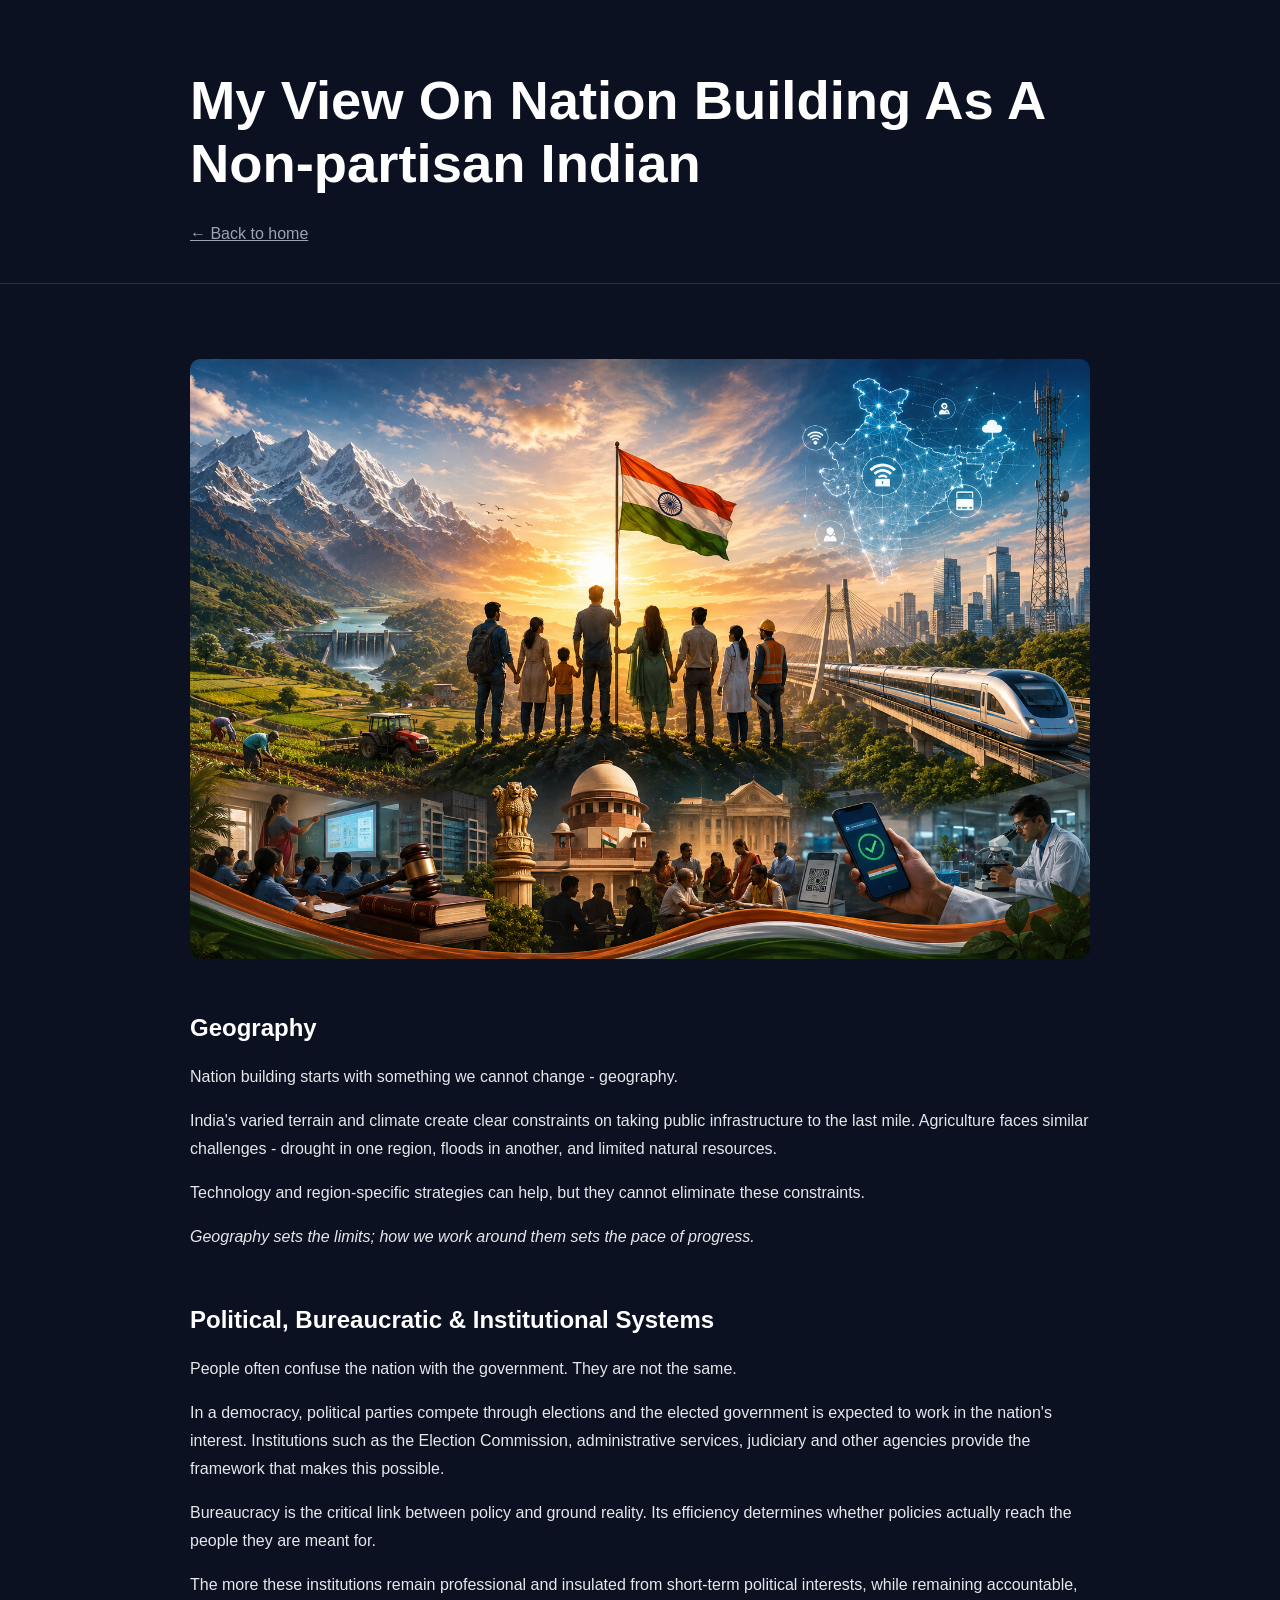
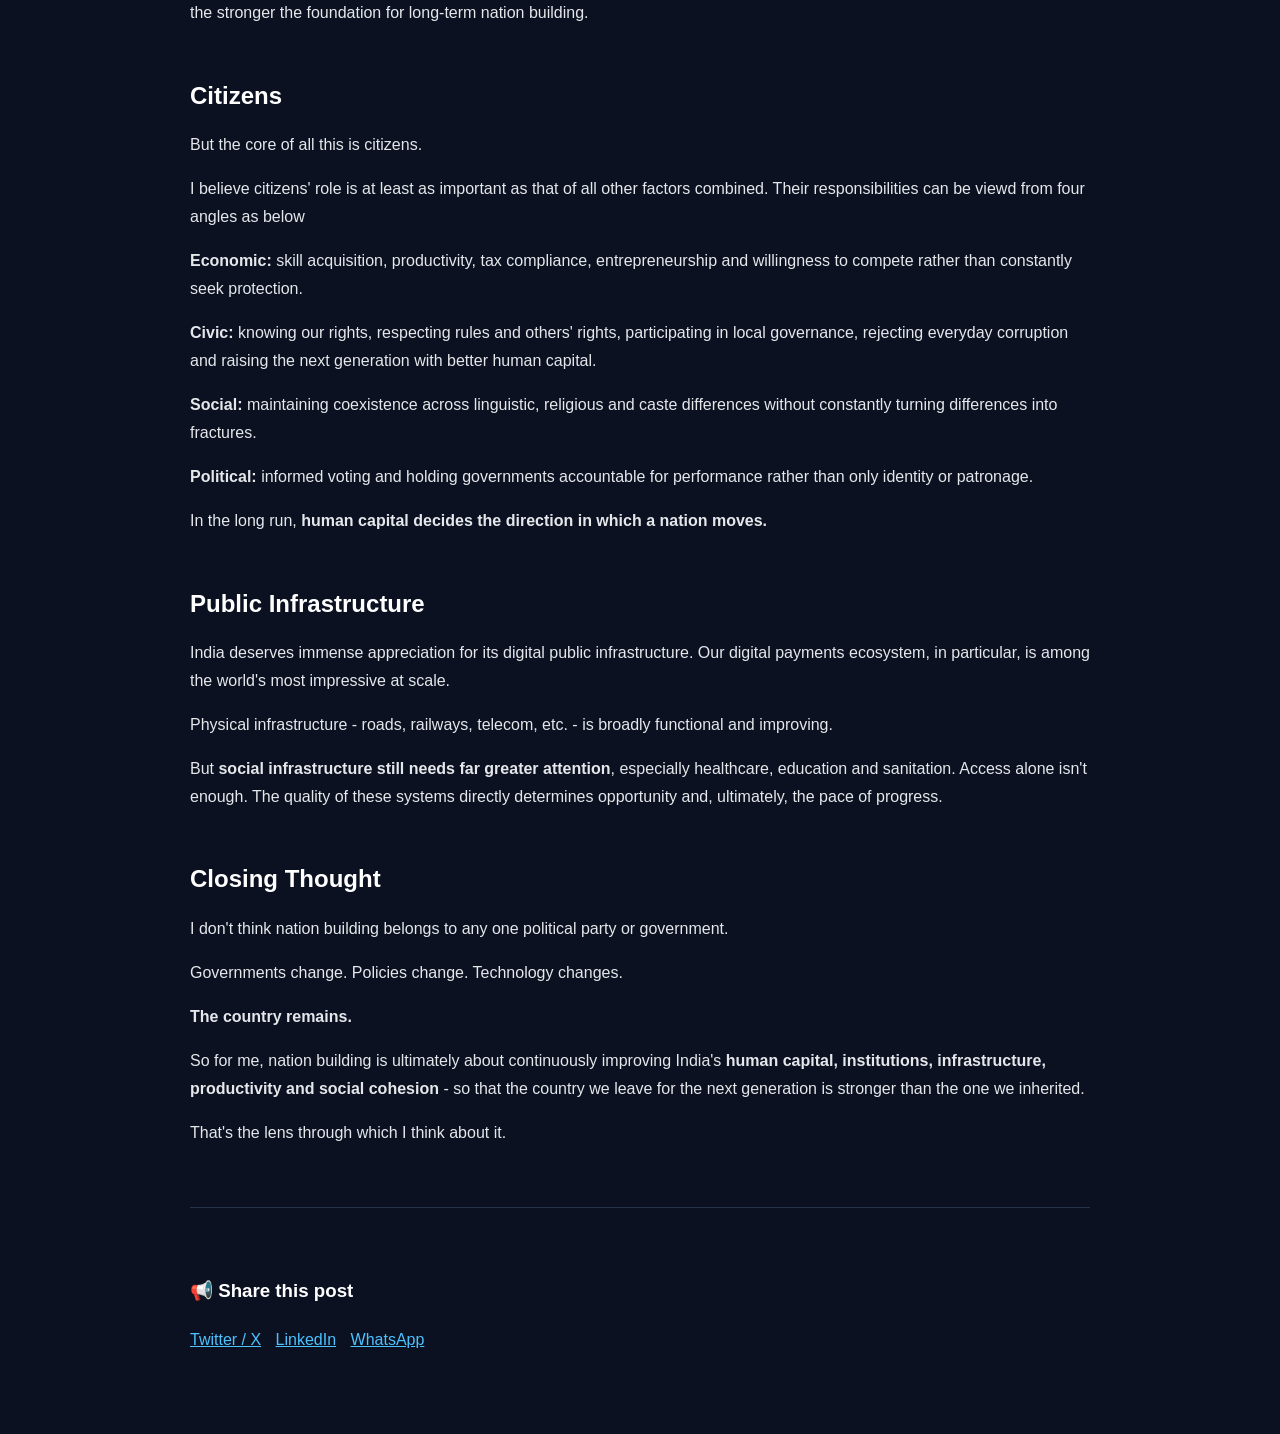
<file: posts/Miscellaneous/15-08-2026-Nation-Building.html>
<!doctype html>
<html lang="en">
<head>
<meta charset="utf-8">
<meta name="viewport" content="width=device-width, initial-scale=1">
<meta name="description" content="My View On Nation Building As A Non-partisan Indian">
<title>My View On Nation Building As A Non-partisan Indian | Dhananjay Bhujbal</title>

<link rel="stylesheet" href="../../assets/css/blog.css">

</head>
<body>
<header>
  <div class="container">
    <h1>My View On Nation Building As A Non-partisan Indian</h1>
    <a class="back" href="../../index.html">← Back to home</a>
  </div>
</header>

<main class="container">
<article>
<p><img src="../../assets/images/nation-building.png" alt="Header Image"></p>
<h2>Geography</h2>
<p>Nation building starts with something we cannot change - geography.</p>
<p>India's varied terrain and climate create clear constraints on taking public infrastructure to the last mile. Agriculture faces similar challenges - drought in one region, floods in another, and limited natural resources.</p>
<p>Technology and region-specific strategies can help, but they cannot eliminate these constraints.</p>
<p><em>Geography sets the limits; how we work around them sets the pace of progress.</em></p>
<h2>Political, Bureaucratic &amp; Institutional Systems</h2>
<p>People often confuse the nation with the government. They are not the same.</p>
<p>In a democracy, political parties compete through elections and the elected government is expected to work in the nation's interest. Institutions such as the Election Commission, administrative services, judiciary and other agencies provide the framework that makes this possible.</p>
<p>Bureaucracy is the critical link between policy and ground reality. Its efficiency determines whether policies actually reach the people they are meant for.</p>
<p>The more these institutions remain professional and insulated from short-term political interests, while remaining accountable, the stronger the foundation for long-term nation building.</p>
<h2>Citizens</h2>
<p>But the core of all this is citizens.</p>
<p>I believe citizens' role is at least as important as that of all other factors combined. Their responsibilities can be viewd from four angles as below</p>
<p><strong>Economic:</strong> skill acquisition, productivity, tax compliance, entrepreneurship and willingness to compete rather than constantly seek protection.</p>
<p><strong>Civic:</strong> knowing our rights, respecting rules and others' rights, participating in local governance, rejecting everyday corruption and raising the next generation with better human capital.</p>
<p><strong>Social:</strong> maintaining coexistence across linguistic, religious and caste differences without constantly turning differences into fractures.</p>
<p><strong>Political:</strong> informed voting and holding governments accountable for performance rather than only identity or patronage.</p>
<p>In the long run, <strong>human capital decides the direction in which a nation moves.</strong></p>
<h2>Public Infrastructure</h2>
<p>India deserves immense appreciation for its digital public infrastructure. Our digital payments ecosystem, in particular, is among the world's most impressive at scale.</p>
<p>Physical infrastructure - roads, railways, telecom, etc. - is broadly functional and improving.</p>
<p>But <strong>social infrastructure still needs far greater attention</strong>, especially healthcare, education and sanitation. Access alone isn't enough. The quality of these systems directly determines opportunity and, ultimately, the pace of progress.</p>
<h2>Closing Thought</h2>
<p>I don't think nation building belongs to any one political party or government.</p>
<p>Governments change. Policies change. Technology changes.</p>
<p><strong>The country remains.</strong></p>
<p>So for me, nation building is ultimately about continuously improving India's <strong>human capital, institutions, infrastructure, productivity and social cohesion</strong> - so that the country we leave for the next generation is stronger than the one we inherited.</p>
<p>That's the lens through which I think about it.</p>

<div class="share">
  <h3>📢 Share this post</h3>
  <a href="https://twitter.com/intent/tweet?text=Checkout%20this%20post%20by%20Dhananjay%20Bhujbal%20...%20My%20View%20On%20Nation%20Building%20As%20A%20Non-partisan%20Indian&amp;url=https://onemorelens.co.in/posts/General/15-08-2026-Nation-Building.html">Twitter / X</a>
  <a href="https://www.linkedin.com/sharing/share-offsite/?url=https://onemorelens.co.in/posts/General/15-08-2026-Nation-Building.html">LinkedIn</a>
  <a href="https://api.whatsapp.com/send?text=Checkout%20this%20post%20by%20Dhananjay%20Bhujbal%20...%20My%20View%20On%20Nation%20Building%20As%20A%20Non-partisan%20Indian.%20https://onemorelens.co.in/posts/General/15-08-2026-Nation-Building.html">WhatsApp</a>
</div>
</article>
</main>
</body>
</html>
</file>
<file: assets/css/blog.css>
:root {
  --bg: #0b1120;
  --surface: #111827;
  --surface-light: #172033;
  --border: #263247;
  --text: #e5e7eb;
  --muted: #9ca3af;
  --primary: #4cc2ff;
  --green: #7cd9a5;
  --white: #ffffff;
}
* { box-sizing: border-box; }
body {
  margin: 0;
  background: var(--bg);
  color: var(--text);
  font-family: -apple-system, BlinkMacSystemFont, "Segoe UI", Roboto, Helvetica, Arial, sans-serif;
  line-height: 1.75;
}
.container { width: min(900px, calc(100% - 40px)); margin: 0 auto; }
header {
  padding: 70px 0 35px;
  border-bottom: 1px solid var(--border);
}
header h1 { color: var(--white); font-size: clamp(2rem, 5vw, 3.4rem); line-height: 1.15; margin: 0; }
article { padding: 45px 0 80px; }
article h2 { color: var(--white); margin-top: 2.2em; line-height: 1.3; }
article h3 { color: var(--white); margin-top: 2em; }
article p, article li { color: var(--text); }
article a { color: var(--primary); }
article blockquote {
  margin: 25px 0;
  padding: 10px 20px;
  border-left: 3px solid var(--primary);
  background: rgba(76,194,255,.04);
  color: var(--muted);
}
article blockquote p { color: var(--muted); margin: 7px 0; }
article img {
  display: block;
  max-width: 100%;
  height: auto;
  margin: 30px auto;
  border-radius: 10px;
}
article pre {
  overflow-x: auto;
  padding: 20px;
  background: #080d18;
  border: 1px solid var(--border);
  border-radius: 8px;
}
article code {
  padding: 2px 5px;
  border-radius: 4px;
  background: rgba(255,255,255,.06);
  color: var(--green);
  font-family: Consolas, Monaco, monospace;
}
article pre code { padding: 0; background: transparent; color: var(--text); }
article table { width: 100%; border-collapse: collapse; margin: 25px 0; }
article th, article td { padding: 10px 12px; border: 1px solid var(--border); text-align: left; }
article th { color: var(--white); background: var(--surface-light); }
article hr { border: 0; border-top: 1px solid var(--border); margin: 45px 0; }
.back {
  display: inline-block;
  margin-top: 25px;
  color: var(--muted);
}
.back:hover { color: var(--primary); }
.share { margin-top: 60px; padding-top: 30px; border-top: 1px solid var(--border); }
.share a { margin-right: 10px; }
@media (max-width: 600px) {
  .container { width: min(100% - 28px, 900px); }
  article { padding-top: 30px; }
}
</file>
